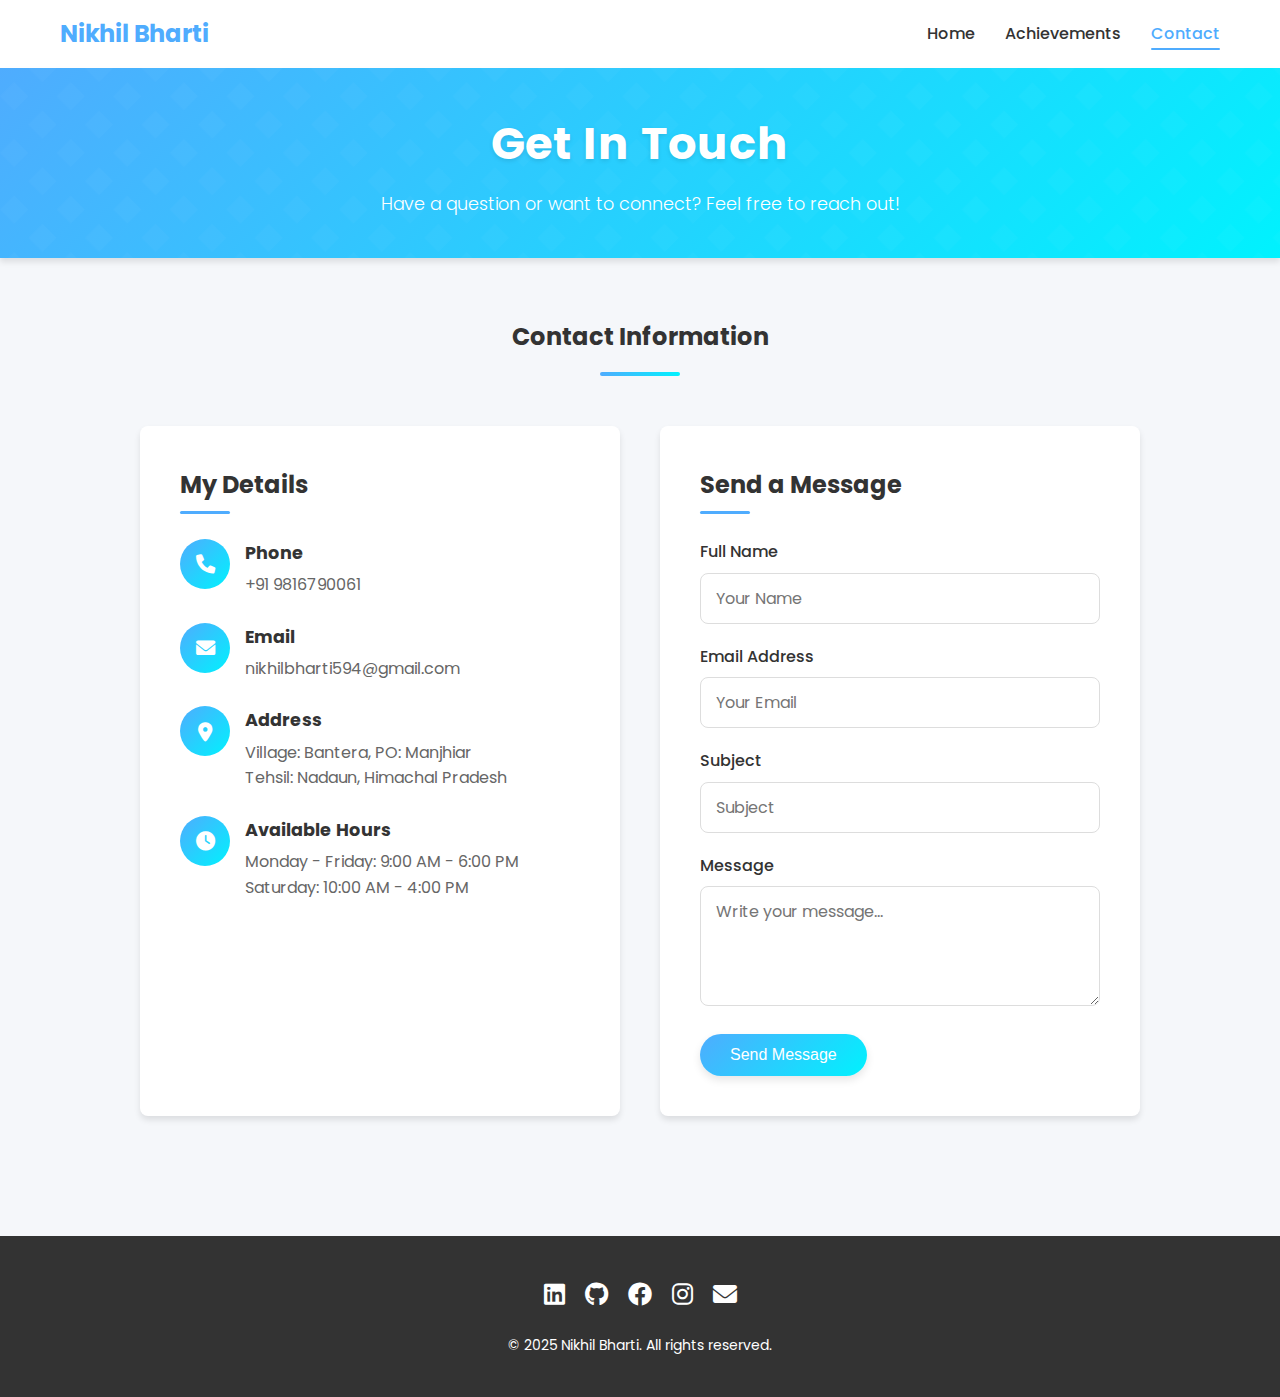
<file: contact.html>
<!DOCTYPE html>
<html lang="en">
<head>
  <meta charset="UTF-8" />
  <meta name="viewport" content="width=device-width, initial-scale=1.0"/>
  <title>Contact Me</title>
  <!-- Google Fonts -->
  <link rel="preconnect" href="https://fonts.gstatic.com"/>
  <link
    href="https://fonts.googleapis.com/css2?family=Poppins:wght@300;400;500;600;700&display=swap"
    rel="stylesheet"
  />
  <!-- Font Awesome -->
  <link
    rel="stylesheet"
    href="https://cdnjs.cloudflare.com/ajax/libs/font-awesome/6.0.0-beta3/css/all.min.css"
  />

  <style>
    /* =========================================
       Root Variables
    ========================================= */
    :root {
      --primary-color: #4facfe;
      --secondary-color: #00f2fe;
      --text-dark: #333;
      --text-light: #666;
      --background-light: #f5f7fa;
      --white: #fff;
      --shadow-sm: 0 4px 6px rgba(0, 0, 0, 0.1);
      --border-radius: 8px;
      --transition: all 0.3s ease;
    }

    /* =========================================
       Global Styles
    ========================================= */
    * {
      margin: 0;
      padding: 0;
      box-sizing: border-box;
    }

    body {
      font-family: 'Poppins', sans-serif;
      background: var(--background-light);
      color: var(--text-dark);
      line-height: 1.6;
    }

    .container {
      max-width: 1200px;
      margin: 0 auto;
      padding: 0 20px;
    }

    a {
      text-decoration: none;
    }

    /* =========================================
       Navigation
    ========================================= */
    nav {
      background: var(--white);
      box-shadow: var(--shadow-sm);
      padding: 15px 0;
    }

    .nav-container {
      display: flex;
      justify-content: space-between;
      align-items: center;
      max-width: 1200px;
      margin: 0 auto;
      padding: 0 20px;
    }

    .logo {
      font-weight: 700;
      font-size: 1.5rem;
      color: var(--primary-color);
    }

    .nav-links {
      display: flex;
      list-style: none;
    }

    .nav-links li {
      margin-left: 30px;
    }

    .nav-links a {
      text-decoration: none;
      color: var(--text-dark);
      font-weight: 500;
      transition: var(--transition);
    }

    .nav-links a:hover {
      color: var(--primary-color);
    }

    .current {
      color: var(--primary-color) !important;
      position: relative;
    }

    .current::after {
      content: '';
      position: absolute;
      bottom: -5px;
      left: 0;
      width: 100%;
      height: 2px;
      background: var(--primary-color);
      border-radius: 1px;
    }

    /* =========================================
       Header (Hero Section)
    ========================================= */
    header {
      background: linear-gradient(135deg, var(--primary-color) 0%, var(--secondary-color) 100%);
      padding: 40px 20px;
      text-align: center;
      color: var(--white);
      box-shadow: var(--shadow-sm);
      position: relative;
      overflow: hidden;
    }

    header::before {
      content: '';
      position: absolute;
      top: 0;
      left: 0;
      width: 100%;
      height: 100%;
      background: url('[data-uri]');
      opacity: 0.5;
    }

    .header-content {
      position: relative;
      z-index: 2;
    }

    header h1 {
      margin: 0;
      font-size: 2.8rem;
      font-weight: 700;
      letter-spacing: 1px;
      text-shadow: 0 2px 4px rgba(0, 0, 0, 0.1);
    }

    header p {
      margin-top: 10px;
      font-size: 1.1rem;
      font-weight: 300;
      max-width: 600px;
      margin-left: auto;
      margin-right: auto;
    }

    /* =========================================
       Contact Section
    ========================================= */
    .contact-section {
      padding: 60px 0;
    }

    .section-title {
      text-align: center;
      margin-bottom: 50px;
      position: relative;
    }

    .section-title::after {
      content: '';
      display: block;
      width: 80px;
      height: 4px;
      background: linear-gradient(to right, var(--primary-color), var(--secondary-color));
      margin: 15px auto 0;
      border-radius: 2px;
    }

    .contact-container {
      display: grid;
      grid-template-columns: 1fr 1fr;
      gap: 40px;
      max-width: 1000px;
      margin: 0 auto;
    }

    /* Contact Info Box */
    .contact-info {
      background: var(--white);
      border-radius: var(--border-radius);
      padding: 40px;
      box-shadow: var(--shadow-sm);
    }

    .contact-info h3 {
      font-size: 1.5rem;
      margin-bottom: 25px;
      color: var(--text-dark);
      position: relative;
      padding-bottom: 10px;
    }

    .contact-info h3::after {
      content: '';
      position: absolute;
      bottom: 0;
      left: 0;
      width: 50px;
      height: 3px;
      background: var(--primary-color);
      border-radius: 1.5px;
    }

    .info-item {
      display: flex;
      align-items: flex-start;
      margin-bottom: 25px;
    }

    .info-icon {
      width: 50px;
      height: 50px;
      background: linear-gradient(135deg, var(--primary-color) 0%, var(--secondary-color) 100%);
      border-radius: 50%;
      display: flex;
      align-items: center;
      justify-content: center;
      margin-right: 15px;
      flex-shrink: 0;
    }

    .info-icon i {
      color: var(--white);
      font-size: 1.2rem;
    }

    .info-content h4 {
      font-size: 1.1rem;
      margin-bottom: 5px;
      color: var(--text-dark);
    }

    .info-content p,
    .info-content a {
      color: var(--text-light);
      text-decoration: none;
      transition: var(--transition);
    }

    .info-content a:hover {
      color: var(--primary-color);
    }

    /* Contact Form Box */
    .contact-form {
      background: var(--white);
      border-radius: var(--border-radius);
      padding: 40px;
      box-shadow: var(--shadow-sm);
    }

    .contact-form h3 {
      font-size: 1.5rem;
      margin-bottom: 25px;
      color: var(--text-dark);
      position: relative;
      padding-bottom: 10px;
    }

    .contact-form h3::after {
      content: '';
      position: absolute;
      bottom: 0;
      left: 0;
      width: 50px;
      height: 3px;
      background: var(--primary-color);
      border-radius: 1.5px;
    }

    .form-group {
      margin-bottom: 20px;
    }

    .form-group label {
      display: block;
      margin-bottom: 8px;
      font-weight: 500;
      color: var(--text-dark);
    }

    .form-control {
      width: 100%;
      padding: 12px 15px;
      border: 1px solid #ddd;
      border-radius: var(--border-radius);
      font-family: 'Poppins', sans-serif;
      font-size: 1rem;
      transition: var(--transition);
    }

    .form-control:focus {
      border-color: var(--primary-color);
      outline: none;
      box-shadow: 0 0 0 3px rgba(79, 172, 254, 0.2);
    }

    textarea.form-control {
      resize: vertical;
      min-height: 120px;
    }

    .submit-btn {
      background: linear-gradient(135deg, var(--primary-color) 0%, var(--secondary-color) 100%);
      color: var(--white);
      border: none;
      padding: 12px 30px;
      border-radius: 50px;
      font-weight: 500;
      font-size: 1rem;
      cursor: pointer;
      transition: var(--transition);
      box-shadow: 0 4px 8px rgba(0, 0, 0, 0.1);
    }

    .submit-btn:hover {
      transform: translateY(-3px);
      box-shadow: 0 6px 12px rgba(0, 0, 0, 0.15);
    }

    /* =========================================
       Footer
    ========================================= */
    .footer {
      background-color: #333;
      color: #fff;
      text-align: center;
      padding: 40px 20px;
      margin-top: 60px;
    }

    .footer .social-links {
      display: flex;
      justify-content: center;
      margin-bottom: 20px;
    }

    .footer .social-links a {
      color: #fff;
      font-size: 24px;
      margin: 0 10px;
      transition: color 0.3s ease;
    }

    .footer .social-links a:hover {
      color: #0077b5;
    }

    .footer .copyright {
      font-size: 14px;
      margin-top: 10px;
    }

    /* =========================================
       Responsive Media Queries
    ========================================= */
    @media (max-width: 992px) {
      .contact-container {
        grid-template-columns: 1fr;
      }
    }

    @media (max-width: 768px) {
      header h1 {
        font-size: 2.2rem;
      }

      .nav-container {
        flex-direction: column;
      }

      .nav-links {
        margin-top: 15px;
      }

      .nav-links li {
        margin: 0 15px;
      }

      .contact-info,
      .contact-form {
        padding: 30px;
      }
    }

    @media (max-width: 480px) {
      header h1 {
        font-size: 1.8rem;
      }

      header p {
        font-size: 0.9rem;
      }

      .nav-links {
        flex-wrap: wrap;
        justify-content: center;
      }

      .nav-links li {
        margin: 5px 10px;
      }

      .info-item {
        flex-direction: column;
      }

      .info-icon {
        margin-bottom: 10px;
      }
    }
  </style>
</head>
<body>

  <!-- Navigation -->
  <nav>
    <div class="nav-container">
      <a href="index.html" class="logo">Nikhil Bharti</a>
      <ul class="nav-links">
        <li><a href="index.html">Home</a></li>
        <li><a href="achievements.html">Achievements</a></li>
        <li><a href="contact.html" class="current">Contact</a></li>
      </ul>
    </div>
  </nav>

  <!-- Header -->
  <header>
    <div class="header-content">
      <h1>Get In Touch</h1>
      <p>Have a question or want to connect? Feel free to reach out!</p>
    </div>
  </header>

  <!-- Main Content -->
  <div class="container">
    <section class="contact-section">
      <div class="section-title">
        <h2>Contact Information</h2>
      </div>

      <div class="contact-container">
        <!-- Contact Info Box -->
        <div class="contact-info">
          <h3>My Details</h3>

          <div class="info-item">
            <div class="info-icon">
              <i class="fas fa-phone"></i>
            </div>
            <div class="info-content">
              <h4>Phone</h4>
              <a href="tel:+919816790061">+91 9816790061</a>
            </div>
          </div>

          <div class="info-item">
            <div class="info-icon">
              <i class="fas fa-envelope"></i>
            </div>
            <div class="info-content">
              <h4>Email</h4>
              <a href="mailto:nikhilbharti594@gmail.com">nikhilbharti594@gmail.com</a>
            </div>
          </div>

          <div class="info-item">
            <div class="info-icon">
              <i class="fas fa-map-marker-alt"></i>
            </div>
            <div class="info-content">
              <h4>Address</h4>
              <p>Village: Bantera, PO: Manjhiar</p>
              <p>Tehsil: Nadaun, Himachal Pradesh</p>
            </div>
          </div>

          <div class="info-item">
            <div class="info-icon">
              <i class="fas fa-clock"></i>
            </div>
            <div class="info-content">
              <h4>Available Hours</h4>
              <p>Monday - Friday: 9:00 AM - 6:00 PM</p>
              <p>Saturday: 10:00 AM - 4:00 PM</p>
            </div>
          </div>
        </div>
        <!-- End Contact Info Box -->

        <!-- Contact Form Box -->
        <div class="contact-form">
          <h3>Send a Message</h3>
          <form id="contact-form">
            <div class="form-group">
              <label for="name">Full Name</label>
              <input
                type="text"
                id="name"
                name="name"
                class="form-control"
                placeholder="Your Name"
                required
              />
            </div>

            <div class="form-group">
              <label for="email">Email Address</label>
              <input
                type="email"
                id="email"
                name="email"
                class="form-control"
                placeholder="Your Email"
                required
              />
            </div>

            <div class="form-group">
              <label for="subject">Subject</label>
              <input
                type="text"
                id="subject"
                name="subject"
                class="form-control"
                placeholder="Subject"
                required
              />
            </div>

            <div class="form-group">
              <label for="message">Message</label>
              <textarea
                id="message"
                name="message"
                class="form-control"
                placeholder="Write your message..."
                required
              ></textarea>
            </div>

            <button type="submit" class="submit-btn">Send Message</button>
          </form>
        </div>
        <!-- End Contact Form Box -->
      </div>
    </section>
  </div>

  <!-- JavaScript (Optional) -->
  <script>
    // Form submission handling
    document.getElementById('contact-form').addEventListener('submit', function(e) {
      e.preventDefault();
      alert('Thank you for your message! I will get back to you soon.');
      this.reset();
    });
  </script>

  <!-- FOOTER SECTION -->
  <footer class="footer">
    <div class="social-links">
      <a href="https://www.linkedin.com/in/nikhil-bharti-063b9a225/" target="_blank" aria-label="LinkedIn">
        <i class="fab fa-linkedin"></i>
      </a>
      <a href="https://github.com/Nikhilbharti284" target="_blank" aria-label="GitHub">
        <i class="fab fa-github"></i>
      </a>
      <a href="https://www.facebook.com/profile.php?id=61570853281295" target="_blank" aria-label="Facebook">
        <i class="fab fa-facebook"></i>
      </a>
      <a href="https://www.instagram.com/ni.kh.il__18/" target="_blank" aria-label="Instagram">
        <i class="fab fa-instagram"></i>
      </a>
      <a href="mailto:nikhilbharti594@gmail.com" aria-label="Gmail">
        <i class="fas fa-envelope"></i>
      </a>
    </div>
    <p class="copyright">
      &copy; 2025 Nikhil Bharti. All rights reserved.
    </p>
  </footer>
</body>
</html>
</file>
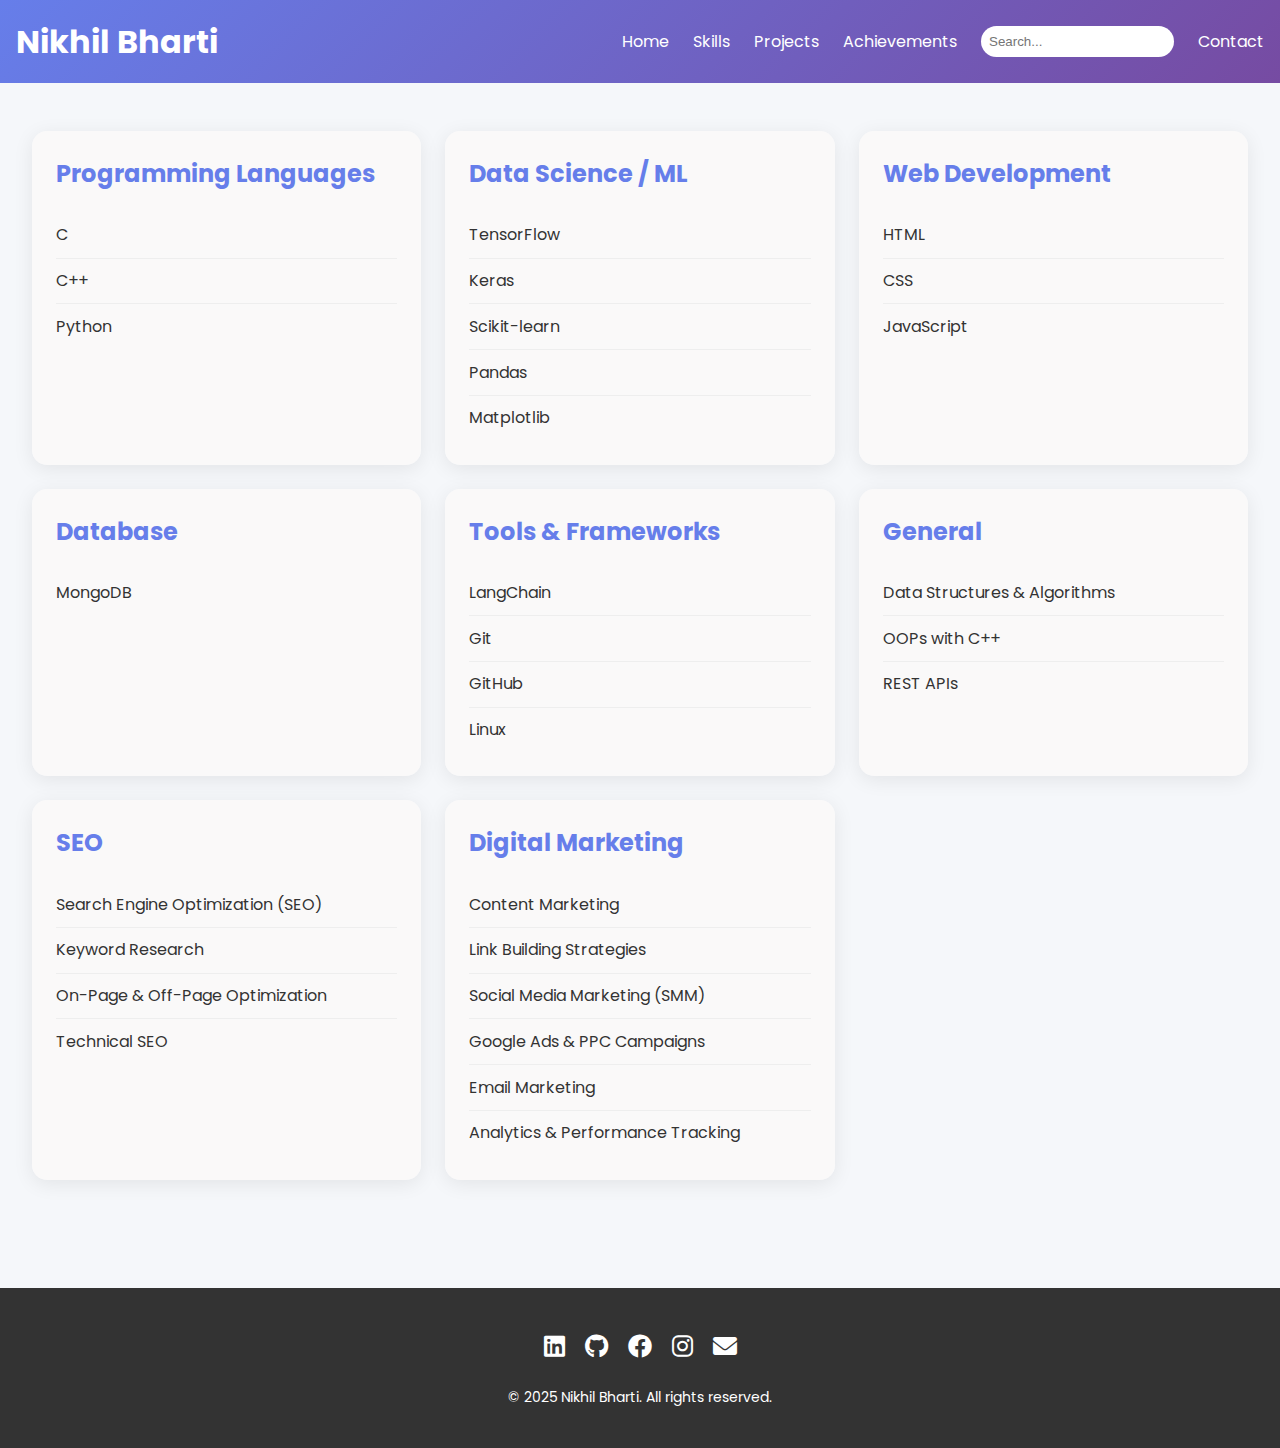
<file: skills.html>
<!DOCTYPE html>
<html lang="en">
<head>
  <meta charset="UTF-8">
  <meta name="viewport" content="width=device-width, initial-scale=1.0, maximum-scale=5.0">
  <title>My Skills</title>

  <!-- Google Fonts -->
  <link rel="preconnect" href="https://fonts.googleapis.com" />
  <link rel="preconnect" href="https://fonts.gstatic.com" crossorigin />
  <link href="https://fonts.googleapis.com/css2?family=Poppins:wght@400;500;600&display=swap" rel="stylesheet" />

  <!-- FontAwesome Icons -->
  <link rel="stylesheet" href="https://cdnjs.cloudflare.com/ajax/libs/font-awesome/6.0.0/css/all.min.css" />

  <style>
    /* Enhanced Responsive Styles */
    * {
      box-sizing: border-box;
      margin: 0;
      padding: 0;
      scroll-behavior: smooth;
    }

    body {
      font-family: 'Poppins', sans-serif;
      background: #f5f7fa;
      color: #333;
      line-height: 1.6;
      overflow-x: hidden;
    }

    /* HEADER */
    .header {
      background: linear-gradient(135deg, #667eea, #764ba2);
      color: #fff;
      padding: 1rem;
      position: relative;
    }

    .navbar {
      display: flex;
      justify-content: space-between;
      align-items: center;
      flex-wrap: wrap;
    }

    .nav-logo {
      font-size: clamp(1.5rem, 4vw, 2rem);
      margin-right: 1rem;
    }

    .hamburger {
      cursor: pointer;
      display: none;
    }

    .nav-links {
      display: flex;
      gap: 1.5rem;
      align-items: center;
    }

    .nav-links a {
      color: white;
      text-decoration: none;
      font-size: clamp(0.9rem, 2vw, 1rem);
    }

    .search-bar input {
      width: 100%;
      max-width: 200px;
      padding: 0.5rem;
      border-radius: 25px;
      border: none;
    }

    /* HERO SECTION */
    .hero {
      text-align: center;
      padding: 4rem 1rem;
    }

    .hero h1 {
      font-size: clamp(2rem, 6vw, 3rem);
      margin-bottom: 1rem;
    }

    .cta-buttons {
      display: flex;
      gap: 1rem;
      justify-content: center;
      flex-wrap: wrap;
      margin-top: 2rem;
    }

    .cta-button {
      padding: 0.8rem 1.5rem;
      border: none;
      border-radius: 25px;
      background: rgba(255, 255, 255, 0.804);
      color: white;
      cursor: pointer;
      transition: all 0.3s ease;
    }

    /* SKILLS SECTION */
    .container {
      max-width: 1300px;
      margin: 0 auto;
      padding: 2rem 1rem;
    }

    .skills-section {
      display: grid;
      grid-template-columns: repeat(auto-fit, minmax(300px, 1fr));
      gap: 1.5rem;
      padding: 1rem;
    }

    .skill-card {
      background: rgba(250, 249, 249, 0.948);
      border-radius: 15px;
      padding: 1.5rem;
      box-shadow: 0 4px 20px rgba(0,0,0,0.08);
      transition: transform 0.3s ease;
    }

    .skill-card:hover {
      transform: translateY(-5px);
    }

    .skill-card h2 {
      font-size: clamp(1.2rem, 2.5vw, 1.5rem);
      color: #667eea;
      margin-bottom: 1.2rem;
    }

    .skill-card ul {
      list-style: none;
    }

    .skill-card li {
      padding: 0.6rem 0;
      border-bottom: 1px solid #eee;
      font-size: clamp(0.9rem, 1.8vw, 1rem);
    }

    .skill-card li:last-child {
      border-bottom: none;
    }

    /* MOBILE NAVIGATION */
    @media (max-width: 768px) {
      .hamburger {
        display: block;
        z-index: 1000;
      }

      .nav-links {
        display: none;
        width: 100%;
        flex-direction: column;
        position: absolute;
        top: 100%;
        left: 0;
        background: rgba(102, 126, 234, 0.98);
        padding: 1rem;
        text-align: center;
      }

      .nav-links.active {
        display: flex;
      }

      .search-bar {
        width: 100%;
        margin: 1rem 0;
      }

      .search-bar input {
        max-width: 100%;
      }

      .skills-section {
        grid-template-columns: 1fr;
        padding: 0;
      }
    }

    /* TABLET VIEWS */
    @media (min-width: 769px) and (max-width: 1024px) {
      .skills-section {
        grid-template-columns: repeat(2, 1fr);
      }
    }

    /* Back to Top Button */
    #backToTop {
      position: fixed;
      bottom: 2rem;
      right: 2rem;
      width: 45px;
      height: 45px;
      border-radius: 50%;
      background: #667eea;
      color: white;
      border: none;
      cursor: pointer;
      opacity: 0.9;
      transition: all 0.3s ease;
      display: none;
    }

    #backToTop:hover {
      transform: scale(1.1);
      opacity: 1;
    }

    /* FOOTER SECTION */
    .footer {
      background-color: #333;
      color: #fff;
      text-align: center;
      padding: 40px 20px;
      margin-top: 60px;
    }

    .footer .social-links {
      display: flex;
      justify-content: center;
      margin-bottom: 20px;
    }

    .footer .social-links a {
      color: #fff;
      font-size: 24px;
      margin: 0 10px;
      transition: color 0.3s ease;
    }

    .footer .social-links a:hover {
      color: #0077b5;
    }

    .footer .copyright {
      font-size: 14px;
      margin-top: 10px;
    }
  </style>
</head>
<body>
  <!-- HEADER -->
  <header class="header" id="home">
    <nav class="navbar">
      <h1 class="nav-logo">Nikhil Bharti</h1>
      
      <!-- Hamburger Menu -->
      <div class="hamburger">
        <i class="fas fa-bars"></i>
      </div>

      <!-- Navigation Links -->
      <div class="nav-links">
        <a href="index.html">Home</a>
        <a href="skills.html">Skills</a>
        <a href="projects.html">Projects</a>
        <a href="Achievements.html">Achievements</a>
        <div class="search-bar">
          <input type="text" placeholder="Search..." aria-label="Search">
        </div>
        <a href="contact.html">Contact</a>
      </div>
    </nav>
  </header>

  <!-- Main Content -->
  <div class="container">
    <section class="skills-section">
      <!-- Skill Card: Programming Languages -->
      <div class="skill-card">
        <h2>Programming Languages</h2>
        <ul>
          <li>C</li>
          <li>C++</li>
          <li>Python</li>
        </ul>
      </div>
      <!-- Skill Card: Data Science / ML -->
      <div class="skill-card">
        <h2>Data Science / ML</h2>
        <ul>
          <li>TensorFlow</li>
          <li>Keras</li>
          <li>Scikit-learn</li>
          <li>Pandas</li>
          <li>Matplotlib</li>
        </ul>
      </div>
      <!-- Skill Card: Web Development -->
      <div class="skill-card">
        <h2>Web Development</h2>
        <ul>
          <li>HTML</li>
          <li>CSS</li>
          <li>JavaScript</li>
        </ul>
      </div>
      <!-- Skill Card: Database -->
      <div class="skill-card">
        <h2>Database</h2>
        <ul>
          <li>MongoDB</li>
        </ul>
      </div>
      <!-- Skill Card: Tools & Frameworks -->
      <div class="skill-card">
        <h2>Tools & Frameworks</h2>
        <ul>
          <li>LangChain</li>
          <li>Git</li>
          <li>GitHub</li>
          <li>Linux</li>
        </ul>
      </div>
      <!-- Skill Card: General -->
      <div class="skill-card">
        <h2>General</h2>
        <ul>
          <li>Data Structures & Algorithms</li>
          <li>OOPs with C++</li>
          <li>REST APIs</li>
        </ul>
      </div>
      <!-- Skill Card: SEO -->
      <div class="skill-card">
        <h2>SEO</h2>
        <ul>
          <li>Search Engine Optimization (SEO)</li>
          <li>Keyword Research</li>
          <li>On-Page & Off-Page Optimization</li>
          <li>Technical SEO</li>
        </ul>
      </div>
      <!-- Skill Card: Digital Marketing -->
      <div class="skill-card">
        <h2>Digital Marketing</h2>
        <ul>
          <li>Content Marketing</li>
          <li>Link Building Strategies</li>
          <li>Social Media Marketing (SMM)</li>
          <li>Google Ads & PPC Campaigns</li>
          <li>Email Marketing</li>
          <li>Analytics & Performance Tracking</li>
        </ul>
      </div>
    </section>
  </div>

  <button id="backToTop" title="Back to top" aria-label="Back to top">↑</button>

  <script>
    // Mobile Menu Toggle
    const hamburger = document.querySelector('.hamburger');
    const navLinks = document.querySelector('.nav-links');

    hamburger.addEventListener('click', () => {
      navLinks.classList.toggle('active');
    });

    // Close menu on click outside
    document.addEventListener('click', (e) => {
      if (!hamburger.contains(e.target) && !navLinks.contains(e.target)) {
        navLinks.classList.remove('active');
      }
    });

    // Back to Top Button
    const backToTop = document.getElementById('backToTop');
    window.addEventListener('scroll', () => {
      backToTop.style.display = window.scrollY > 300 ? 'block' : 'none';
    });

    backToTop.addEventListener('click', () => {
      window.scrollTo({ top: 0, behavior: 'smooth' });
    });
  </script>

  <!-- FOOTER SECTION -->
  <footer class="footer">
    <div class="social-links">
      <a href="https://www.linkedin.com/in/nikhil-bharti-063b9a225/" target="_blank" aria-label="LinkedIn">
        <i class="fab fa-linkedin"></i>
      </a>
      <a href="https://github.com/Nikhilbharti284" target="_blank" aria-label="GitHub">
        <i class="fab fa-github"></i>
      </a>
      <a href="https://www.facebook.com/profile.php?id=61570853281295" target="_blank" aria-label="Facebook">
        <i class="fab fa-facebook"></i>
      </a>
      <a href="https://www.instagram.com/ni.kh.il__18/" target="_blank" aria-label="Instagram">
        <i class="fab fa-instagram"></i>
      </a>
      <a href="mailto:nikhilbharti594@gmail.com" aria-label="Gmail">
        <i class="fas fa-envelope"></i>
      </a>
    </div>
    <p class="copyright">
      &copy; 2025 Nikhil Bharti. All rights reserved.
    </p>
  </footer>
</body>
</html>
</file>
